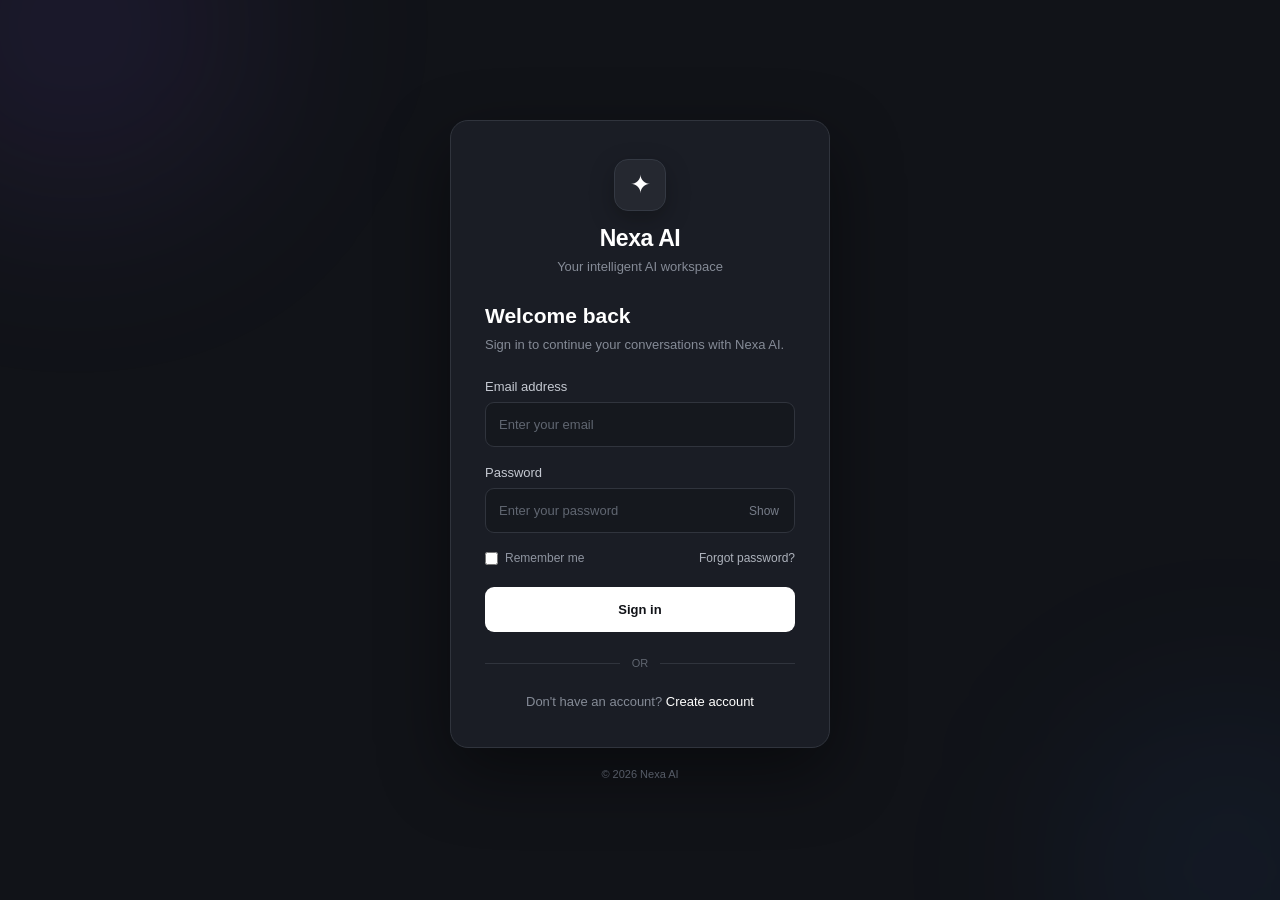
<file: templates/login.html>
<!DOCTYPE html>
<html lang="en">

<head>

    <meta charset="UTF-8">

    <meta
        name="viewport"
        content="width=device-width, initial-scale=1.0"
    >

    <title>Login - Nexa AI</title>

    <style>

        * {
            margin: 0;
            padding: 0;
            box-sizing: border-box;
        }

        body {
            min-height: 100vh;
            background: #111318;
            color: #ffffff;
            font-family:
                -apple-system,
                BlinkMacSystemFont,
                "Segoe UI",
                Roboto,
                Arial,
                sans-serif;

            display: flex;
            align-items: center;
            justify-content: center;

            overflow: hidden;
        }

        /* =========================
           BACKGROUND
        ========================= */

        .background {
            position: fixed;
            inset: 0;
            pointer-events: none;
        }

        .glow-one {
            position: absolute;
            width: 350px;
            height: 350px;

            top: -150px;
            left: -100px;

            background: rgba(139, 92, 246, 0.10);
            filter: blur(100px);
            border-radius: 50%;
        }

        .glow-two {
            position: absolute;
            width: 300px;
            height: 300px;

            right: -100px;
            bottom: -120px;

            background: rgba(59, 130, 246, 0.08);
            filter: blur(100px);
            border-radius: 50%;
        }

        /* =========================
           LOGIN CONTAINER
        ========================= */

        .login-container {
            width: 100%;
            max-width: 420px;

            padding: 20px;
            position: relative;
            z-index: 1;
        }

        .login-card {
            background: rgba(28, 31, 38, 0.96);

            border: 1px solid #30343d;
            border-radius: 18px;

            padding: 38px 34px;

            box-shadow:
                0 25px 70px rgba(0, 0, 0, 0.45);
        }

        /* =========================
           LOGO
        ========================= */

        .logo-section {
            text-align: center;
            margin-bottom: 30px;
        }

        .logo-icon {
            width: 52px;
            height: 52px;

            margin: 0 auto 14px;

            display: flex;
            align-items: center;
            justify-content: center;

            border-radius: 14px;

            background: #252830;
            border: 1px solid #343943;

            color: #ffffff;
            font-size: 25px;

            box-shadow:
                0 8px 25px rgba(0, 0, 0, 0.25);
        }

        .logo-name {
            font-size: 23px;
            font-weight: 600;
            letter-spacing: -0.4px;
        }

        .logo-subtitle {
            margin-top: 7px;

            color: #858b97;
            font-size: 13px;
        }

        /* =========================
           FORM
        ========================= */

        .login-title {
            font-size: 21px;
            font-weight: 600;

            margin-bottom: 7px;
        }

        .login-description {
            color: #858b97;
            font-size: 13px;

            margin-bottom: 25px;
            line-height: 1.5;
        }

        .form-group {
            margin-bottom: 18px;
        }

        .form-label {
            display: block;

            margin-bottom: 8px;

            color: #c5c9d2;
            font-size: 13px;
            font-weight: 500;
        }

        .input-wrapper {
            position: relative;
        }

        .form-input {
            width: 100%;

            height: 45px;

            padding: 0 13px;

            background: #15181e;

            border: 1px solid #30343d;
            border-radius: 9px;

            outline: none;

            color: #ffffff;
            font-size: 13px;

            transition:
                border-color 0.2s ease,
                background 0.2s ease,
                box-shadow 0.2s ease;
        }

        .form-input::placeholder {
            color: #606671;
        }

        .form-input:focus {
            border-color: #565d69;

            background: #171a20;

            box-shadow:
                0 0 0 3px rgba(139, 146, 158, 0.08);
        }

        /* =========================
           PASSWORD
        ========================= */

        .password-input {
            padding-right: 72px;
        }

        .show-password {
            position: absolute;

            right: 11px;
            top: 50%;

            transform: translateY(-50%);

            border: none;
            background: transparent;

            color: #777d89;

            font-size: 12px;
            cursor: pointer;

            padding: 5px;
        }

        .show-password:hover {
            color: #ffffff;
        }

        /* =========================
           OPTIONS
        ========================= */

        .form-options {
            display: flex;

            align-items: center;
            justify-content: space-between;

            margin: 4px 0 22px;
        }

        .remember {
            display: flex;
            align-items: center;
            gap: 7px;

            color: #8f95a1;
            font-size: 12px;

            cursor: pointer;
        }

        .remember input {
            accent-color: #777d89;
            cursor: pointer;
        }

        .forgot-password {
            color: #aeb3bd;
            font-size: 12px;

            text-decoration: none;
        }

        .forgot-password:hover {
            color: #ffffff;
        }

        /* =========================
           LOGIN BUTTON
        ========================= */

        .login-button {
            width: 100%;
            height: 45px;

            border: none;
            border-radius: 9px;

            background: #ffffff;
            color: #111318;

            font-size: 13px;
            font-weight: 600;

            cursor: pointer;

            transition:
                transform 0.2s ease,
                background 0.2s ease,
                box-shadow 0.2s ease;
        }

        .login-button:hover {
            background: #e7e7e7;

            transform: translateY(-1px);

            box-shadow:
                0 8px 25px rgba(0, 0, 0, 0.25);
        }

        .login-button:active {
            transform: translateY(0);
        }

        /* =========================
           DIVIDER
        ========================= */

        .divider {
            display: flex;
            align-items: center;

            gap: 12px;

            margin: 25px 0;

            color: #606671;
            font-size: 11px;
        }

        .divider::before,
        .divider::after {
            content: "";

            height: 1px;
            flex: 1;

            background: #30343d;
        }

        /* =========================
           SIGNUP
        ========================= */

        .signup-text {
            text-align: center;

            color: #858b97;
            font-size: 13px;
        }

        .signup-link {
            color: #ffffff;

            font-weight: 500;

            text-decoration: none;
        }

        .signup-link:hover {
            text-decoration: underline;
        }

        /* =========================
           FOOTER
        ========================= */

        .footer {
            text-align: center;

            margin-top: 20px;

            color: #555b66;
            font-size: 11px;
        }

        /* =========================
           ERROR MESSAGE
        ========================= */

        .error-message {
            display: none;

            margin-bottom: 17px;
            padding: 10px 12px;

            border-radius: 8px;

            background: rgba(220, 53, 69, 0.10);
            border: 1px solid rgba(220, 53, 69, 0.25);

            color: #e58b94;

            font-size: 12px;
            line-height: 1.4;
        }

        /* =========================
           MOBILE
        ========================= */

        @media (max-width: 480px) {

            .login-container {
                padding: 15px;
            }

            .login-card {
                padding: 30px 24px;
            }

            .logo-section {
                margin-bottom: 25px;
            }

        }

    </style>

</head>


<body>

    <div class="background">

        <div class="glow-one"></div>
        <div class="glow-two"></div>

    </div>


    <main class="login-container">

        <div class="login-card">


            <!-- LOGO -->

            <div class="logo-section">

                <div class="logo-icon">
                    ✦
                </div>

                <div class="logo-name">
                    Nexa AI
                </div>

                <div class="logo-subtitle">
                    Your intelligent AI workspace
                </div>

            </div>


            <!-- LOGIN -->

            <h1 class="login-title">
                Welcome back
            </h1>

            <p class="login-description">
                Sign in to continue your conversations with Nexa AI.
            </p>


            <!-- ERROR -->

            <div
                class="error-message"
                id="errorMessage"
            ></div>


            <!-- FORM -->

            <form id="loginForm">


                <!-- EMAIL -->

                <div class="form-group">

                    <label
                        class="form-label"
                        for="email"
                    >
                        Email address
                    </label>

                    <div class="input-wrapper">

                        <input
                            type="email"
                            id="email"
                            class="form-input"
                            placeholder="Enter your email"
                            autocomplete="email"
                            required
                        >

                    </div>

                </div>


                <!-- PASSWORD -->

                <div class="form-group">

                    <label
                        class="form-label"
                        for="password"
                    >
                        Password
                    </label>

                    <div class="input-wrapper">

                        <input
                            type="password"
                            id="password"
                            class="form-input password-input"
                            placeholder="Enter your password"
                            autocomplete="current-password"
                            required
                        >

                        <button
                            type="button"
                            class="show-password"
                            id="showPassword"
                        >
                            Show
                        </button>

                    </div>

                </div>


                <!-- OPTIONS -->

                <div class="form-options">

                    <label class="remember">

                        <input
                            type="checkbox"
                            id="rememberMe"
                        >

                        Remember me

                    </label>


                    <a
                        href="#"
                        class="forgot-password"
                    >
                        Forgot password?
                    </a>

                </div>


                <!-- LOGIN BUTTON -->

                <button
                    type="submit"
                    class="login-button"
                    id="loginButton"
                >
                    Sign in
                </button>

            </form>


            <!-- DIVIDER -->

            <div class="divider">
                OR
            </div>


            <!-- SIGNUP -->

            <div class="signup-text">

                Don't have an account?

                <a
                    href="/signup"
                    class="signup-link"
                >
                    Create account
                </a>

            </div>

        </div>


        <div class="footer">
            © 2026 Nexa AI
        </div>

    </main>


    <script>

        /* =========================
           SHOW / HIDE PASSWORD
        ========================= */

        const passwordInput =
            document.getElementById(
                "password"
            );

        const showPasswordButton =
            document.getElementById(
                "showPassword"
            );


        showPasswordButton.addEventListener(
            "click",
            function () {

                if (
                    passwordInput.type ===
                    "password"
                ) {

                    passwordInput.type =
                        "text";

                    showPasswordButton.textContent =
                        "Hide";

                } else {

                    passwordInput.type =
                        "password";

                    showPasswordButton.textContent =
                        "Show";
                }

            }
        );


        /* =========================
           LOGIN FORM
        ========================= */

        const loginForm =
            document.getElementById(
                "loginForm"
            );

        const errorMessage =
            document.getElementById(
                "errorMessage"
            );


        loginForm.addEventListener(
            "submit",
            async function (event) {

                event.preventDefault();


                const email =
                    document.getElementById(
                        "email"
                    ).value.trim();

                const password =
                    passwordInput.value;


                errorMessage.style.display =
                    "none";


                try {

                    const response =
                        await fetch(
                            "/api/login",
                            {
                                method: "POST",

                                headers: {
                                    "Content-Type":
                                        "application/json"
                                },

                                body: JSON.stringify({
                                    email: email,
                                    password: password
                                })
                            }
                        );


                    const data =
                        await response.json();


                    if (!data.success) {

                        errorMessage.textContent =
                            data.error ||
                            "Invalid email or password.";

                        errorMessage.style.display =
                            "block";

                        return;
                    }


                    /*
                     * Login successful
                     */

                    window.location.href =
                        "/";

                } catch (error) {

                    console.error(
                        "Login error:",
                        error
                    );

                    errorMessage.textContent =
                        "Unable to connect to the server. Please try again.";

                    errorMessage.style.display =
                        "block";
                }

            }
        );

    </script>

</body>

</html>
</file>
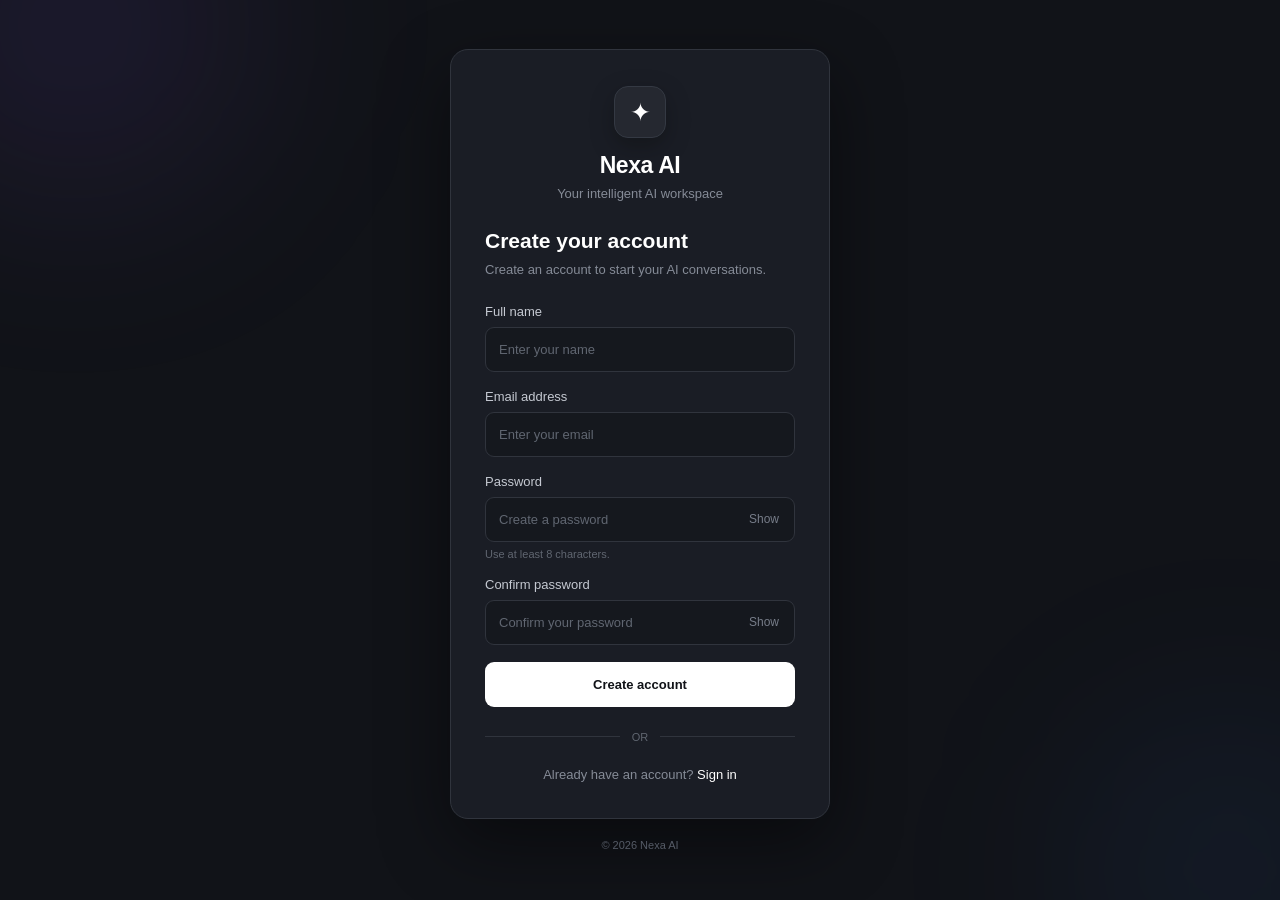
<file: templates/signup.html>
<!DOCTYPE html>
<html lang="en">

<head>

    <meta charset="UTF-8">

    <meta
        name="viewport"
        content="width=device-width, initial-scale=1.0"
    >

    <title>Sign Up - Nexa AI</title>

    <style>

        * {
            margin: 0;
            padding: 0;
            box-sizing: border-box;
        }

        body {
            min-height: 100vh;
            background: #111318;
            color: #ffffff;

            font-family:
                -apple-system,
                BlinkMacSystemFont,
                "Segoe UI",
                Roboto,
                Arial,
                sans-serif;

            display: flex;
            align-items: center;
            justify-content: center;

            overflow-y: auto;
        }

        /* =========================
           BACKGROUND
        ========================= */

        .background {
            position: fixed;
            inset: 0;
            pointer-events: none;
        }

        .glow-one {
            position: absolute;

            width: 350px;
            height: 350px;

            top: -150px;
            left: -100px;

            background: rgba(139, 92, 246, 0.10);

            filter: blur(100px);

            border-radius: 50%;
        }

        .glow-two {
            position: absolute;

            width: 300px;
            height: 300px;

            right: -100px;
            bottom: -120px;

            background: rgba(59, 130, 246, 0.08);

            filter: blur(100px);

            border-radius: 50%;
        }

        /* =========================
           CONTAINER
        ========================= */

        .signup-container {
            width: 100%;
            max-width: 420px;

            padding: 20px;

            position: relative;
            z-index: 1;
        }

        .signup-card {
            background: rgba(28, 31, 38, 0.96);

            border: 1px solid #30343d;

            border-radius: 18px;

            padding: 36px 34px;

            box-shadow:
                0 25px 70px rgba(0, 0, 0, 0.45);
        }

        /* =========================
           LOGO
        ========================= */

        .logo-section {
            text-align: center;

            margin-bottom: 28px;
        }

        .logo-icon {
            width: 52px;
            height: 52px;

            margin: 0 auto 14px;

            display: flex;
            align-items: center;
            justify-content: center;

            border-radius: 14px;

            background: #252830;

            border: 1px solid #343943;

            font-size: 25px;

            box-shadow:
                0 8px 25px rgba(0, 0, 0, 0.25);
        }

        .logo-name {
            font-size: 23px;
            font-weight: 600;

            letter-spacing: -0.4px;
        }

        .logo-subtitle {
            margin-top: 7px;

            color: #858b97;

            font-size: 13px;
        }

        /* =========================
           TITLE
        ========================= */

        .signup-title {
            font-size: 21px;

            font-weight: 600;

            margin-bottom: 7px;
        }

        .signup-description {
            color: #858b97;

            font-size: 13px;

            line-height: 1.5;

            margin-bottom: 24px;
        }

        /* =========================
           FORM
        ========================= */

        .form-group {
            margin-bottom: 17px;
        }

        .form-label {
            display: block;

            margin-bottom: 8px;

            color: #c5c9d2;

            font-size: 13px;

            font-weight: 500;
        }

        .input-wrapper {
            position: relative;
        }

        .form-input {
            width: 100%;

            height: 45px;

            padding: 0 13px;

            background: #15181e;

            border: 1px solid #30343d;

            border-radius: 9px;

            outline: none;

            color: #ffffff;

            font-size: 13px;

            transition:
                border-color 0.2s ease,
                background 0.2s ease,
                box-shadow 0.2s ease;
        }

        .form-input::placeholder {
            color: #606671;
        }

        .form-input:focus {
            border-color: #565d69;

            background: #171a20;

            box-shadow:
                0 0 0 3px
                rgba(139, 146, 158, 0.08);
        }

        /* =========================
           PASSWORD
        ========================= */

        .password-input {
            padding-right: 72px;
        }

        .show-password {
            position: absolute;

            right: 11px;
            top: 50%;

            transform: translateY(-50%);

            border: none;

            background: transparent;

            color: #777d89;

            font-size: 12px;

            cursor: pointer;

            padding: 5px;
        }

        .show-password:hover {
            color: #ffffff;
        }

        /* =========================
           PASSWORD HINT
        ========================= */

        .password-hint {
            margin-top: 6px;

            color: #606671;

            font-size: 11px;
        }

        /* =========================
           SIGNUP BUTTON
        ========================= */

        .signup-button {
            width: 100%;

            height: 45px;

            border: none;

            border-radius: 9px;

            background: #ffffff;

            color: #111318;

            font-size: 13px;

            font-weight: 600;

            cursor: pointer;

            transition:
                transform 0.2s ease,
                background 0.2s ease,
                box-shadow 0.2s ease;
        }

        .signup-button:hover {
            background: #e7e7e7;

            transform: translateY(-1px);

            box-shadow:
                0 8px 25px
                rgba(0, 0, 0, 0.25);
        }

        .signup-button:active {
            transform: translateY(0);
        }

        /* =========================
           DIVIDER
        ========================= */

        .divider {
            display: flex;

            align-items: center;

            gap: 12px;

            margin: 24px 0;

            color: #606671;

            font-size: 11px;
        }

        .divider::before,
        .divider::after {
            content: "";

            height: 1px;

            flex: 1;

            background: #30343d;
        }

        /* =========================
           LOGIN LINK
        ========================= */

        .login-text {
            text-align: center;

            color: #858b97;

            font-size: 13px;
        }

        .login-link {
            color: #ffffff;

            font-weight: 500;

            text-decoration: none;
        }

        .login-link:hover {
            text-decoration: underline;
        }

        /* =========================
           ERROR
        ========================= */

        .error-message {
            display: none;

            margin-bottom: 17px;

            padding: 10px 12px;

            border-radius: 8px;

            background:
                rgba(220, 53, 69, 0.10);

            border:
                1px solid
                rgba(220, 53, 69, 0.25);

            color: #e58b94;

            font-size: 12px;

            line-height: 1.4;
        }

        /* =========================
           SUCCESS
        ========================= */

        .success-message {
            display: none;

            margin-bottom: 17px;

            padding: 10px 12px;

            border-radius: 8px;

            background:
                rgba(34, 197, 94, 0.10);

            border:
                1px solid
                rgba(34, 197, 94, 0.25);

            color: #8bd6a5;

            font-size: 12px;

            line-height: 1.4;
        }

        /* =========================
           FOOTER
        ========================= */

        .footer {
            text-align: center;

            margin-top: 20px;

            color: #555b66;

            font-size: 11px;
        }

        /* =========================
           MOBILE
        ========================= */

        @media (max-width: 480px) {

            .signup-container {
                padding: 15px;
            }

            .signup-card {
                padding: 30px 24px;
            }

        }

    </style>

</head>


<body>


    <div class="background">

        <div class="glow-one"></div>

        <div class="glow-two"></div>

    </div>


    <main class="signup-container">


        <div class="signup-card">


            <!-- LOGO -->

            <div class="logo-section">

                <div class="logo-icon">
                    ✦
                </div>

                <div class="logo-name">
                    Nexa AI
                </div>

                <div class="logo-subtitle">
                    Your intelligent AI workspace
                </div>

            </div>


            <!-- TITLE -->

            <h1 class="signup-title">
                Create your account
            </h1>

            <p class="signup-description">
                Create an account to start your AI conversations.
            </p>


            <!-- ERROR -->

            <div
                class="error-message"
                id="errorMessage"
            ></div>


            <!-- SUCCESS -->

            <div
                class="success-message"
                id="successMessage"
            ></div>


            <!-- FORM -->

            <form id="signupForm">


                <!-- NAME -->

                <div class="form-group">

                    <label
                        class="form-label"
                        for="name"
                    >
                        Full name
                    </label>

                    <input
                        type="text"
                        id="name"
                        class="form-input"
                        placeholder="Enter your name"
                        autocomplete="name"
                        required
                    >

                </div>


                <!-- EMAIL -->

                <div class="form-group">

                    <label
                        class="form-label"
                        for="email"
                    >
                        Email address
                    </label>

                    <input
                        type="email"
                        id="email"
                        class="form-input"
                        placeholder="Enter your email"
                        autocomplete="email"
                        required
                    >

                </div>


                <!-- PASSWORD -->

                <div class="form-group">

                    <label
                        class="form-label"
                        for="password"
                    >
                        Password
                    </label>

                    <div class="input-wrapper">

                        <input
                            type="password"
                            id="password"
                            class="form-input password-input"
                            placeholder="Create a password"
                            autocomplete="new-password"
                            minlength="8"
                            required
                        >

                        <button
                            type="button"
                            class="show-password"
                            id="showPassword"
                        >
                            Show
                        </button>

                    </div>

                    <div class="password-hint">
                        Use at least 8 characters.
                    </div>

                </div>


                <!-- CONFIRM PASSWORD -->

                <div class="form-group">

                    <label
                        class="form-label"
                        for="confirmPassword"
                    >
                        Confirm password
                    </label>

                    <div class="input-wrapper">

                        <input
                            type="password"
                            id="confirmPassword"
                            class="form-input password-input"
                            placeholder="Confirm your password"
                            autocomplete="new-password"
                            minlength="8"
                            required
                        >

                        <button
                            type="button"
                            class="show-password"
                            id="showConfirmPassword"
                        >
                            Show
                        </button>

                    </div>

                </div>


                <!-- SIGNUP BUTTON -->

                <button
                    type="submit"
                    class="signup-button"
                    id="signupButton"
                >
                    Create account
                </button>

            </form>


            <!-- DIVIDER -->

            <div class="divider">
                OR
            </div>


            <!-- LOGIN -->

            <div class="login-text">

                Already have an account?

                <a
                    href="/login"
                    class="login-link"
                >
                    Sign in
                </a>

            </div>


        </div>


        <div class="footer">
            © 2026 Nexa AI
        </div>


    </main>


    <script>

        /* =========================
           PASSWORD TOGGLE
        ========================= */

        const passwordInput =
            document.getElementById(
                "password"
            );

        const showPasswordButton =
            document.getElementById(
                "showPassword"
            );


        showPasswordButton.addEventListener(
            "click",
            function () {

                if (
                    passwordInput.type ===
                    "password"
                ) {

                    passwordInput.type =
                        "text";

                    showPasswordButton.textContent =
                        "Hide";

                } else {

                    passwordInput.type =
                        "password";

                    showPasswordButton.textContent =
                        "Show";
                }

            }
        );


        /* =========================
           CONFIRM PASSWORD TOGGLE
        ========================= */

        const confirmPasswordInput =
            document.getElementById(
                "confirmPassword"
            );

        const showConfirmPasswordButton =
            document.getElementById(
                "showConfirmPassword"
            );


        showConfirmPasswordButton.addEventListener(
            "click",
            function () {

                if (
                    confirmPasswordInput.type ===
                    "password"
                ) {

                    confirmPasswordInput.type =
                        "text";

                    showConfirmPasswordButton.textContent =
                        "Hide";

                } else {

                    confirmPasswordInput.type =
                        "password";

                    showConfirmPasswordButton.textContent =
                        "Show";
                }

            }
        );


        /* =========================
           FORM
        ========================= */

        const signupForm =
            document.getElementById(
                "signupForm"
            );

        const errorMessage =
            document.getElementById(
                "errorMessage"
            );

        const successMessage =
            document.getElementById(
                "successMessage"
            );


        signupForm.addEventListener(
            "submit",
            async function (event) {

                event.preventDefault();


                const name =
                    document.getElementById(
                        "name"
                    ).value.trim();

                const email =
                    document.getElementById(
                        "email"
                    ).value.trim();

                const password =
                    passwordInput.value;

                const confirmPassword =
                    confirmPasswordInput.value;


                errorMessage.style.display =
                    "none";

                successMessage.style.display =
                    "none";


                /* PASSWORD CHECK */

                if (
                    password !==
                    confirmPassword
                ) {

                    errorMessage.textContent =
                        "Passwords do not match.";

                    errorMessage.style.display =
                        "block";

                    return;
                }


                try {

                    const response =
                        await fetch(
                            "/api/signup",
                            {
                                method: "POST",

                                headers: {
                                    "Content-Type":
                                        "application/json"
                                },

                                body: JSON.stringify({
                                    name: name,
                                    email: email,
                                    password: password
                                })
                            }
                        );


                    const data =
                        await response.json();


                    if (!data.success) {

                        errorMessage.textContent =
                            data.error ||
                            "Unable to create account.";

                        errorMessage.style.display =
                            "block";

                        return;
                    }


                    successMessage.textContent =
                        "Account created successfully. Redirecting to login...";

                    successMessage.style.display =
                        "block";


                    signupForm.reset();


                    setTimeout(
                        function () {

                            window.location.href =
                                "/login";

                        },
                        1200
                    );


                } catch (error) {

                    console.error(
                        "Signup error:",
                        error
                    );

                    errorMessage.textContent =
                        "Unable to connect to the server. Please try again.";

                    errorMessage.style.display =
                        "block";
                }

            }
        );

    </script>


</body>

</html>
</file>
